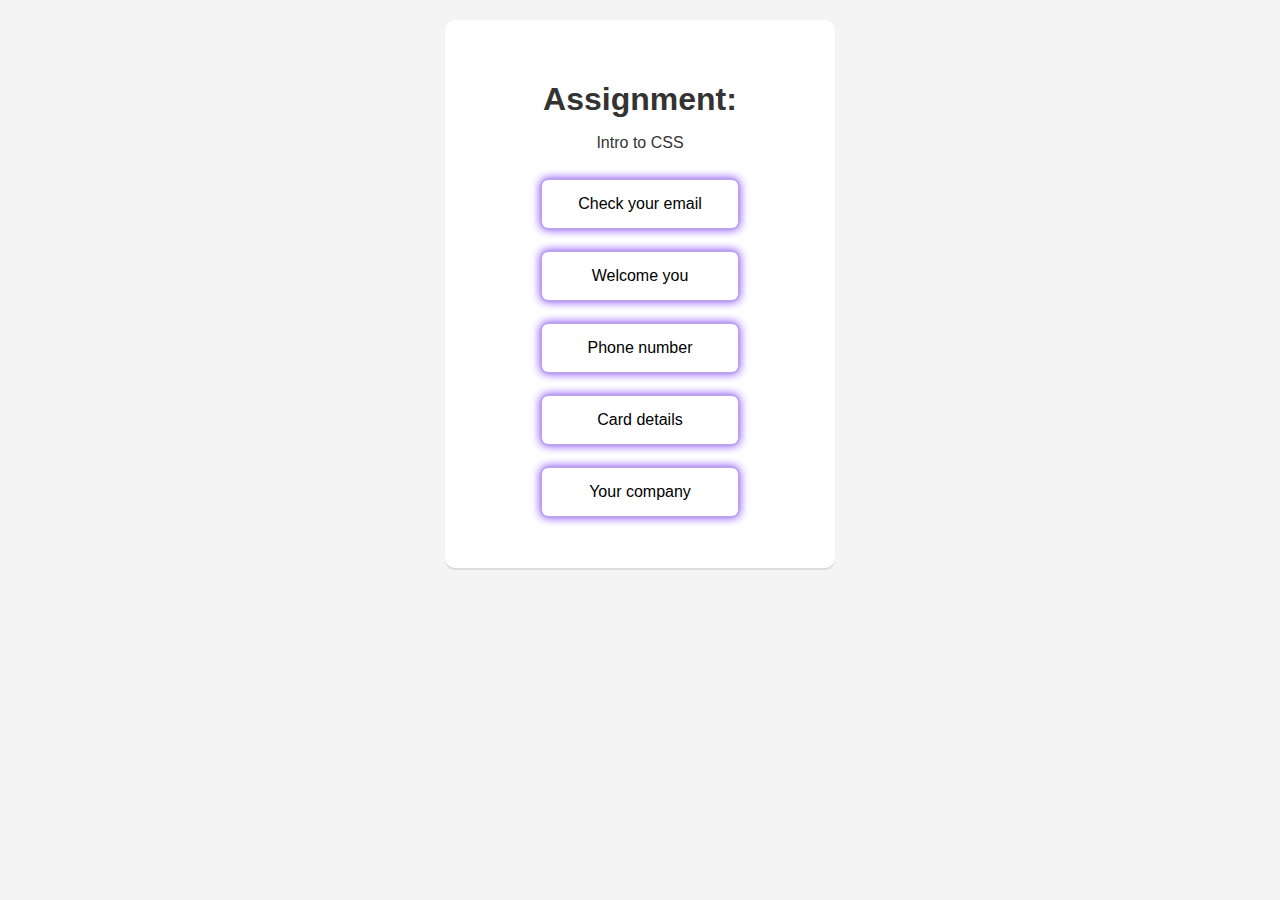
<file: index.html>
<!DOCTYPE html>
<html lang="en">
<head>
    <meta charset="UTF-8">
    <meta name="viewport" content="width=device-width, initial-scale=1.0">
    <title>Intro to CSS</title>
    <link rel="stylesheet" href="style.css">
</head>
<body>
    <div class="card1">
        <h1>Assignment:</h1>
        <p>Intro to CSS</p>
        <a href="card1.html" class="main">Check your email</a>
        <a href="card2.html" class="main">Welcome you</a>
        <a href="card3.html" class="main">Phone number</a>
        <a href="card4.html" class="main">Card details</a>
        <a href="card5.html" class="main">Your company</a
    </div>
    
</body>
</html>
</file>
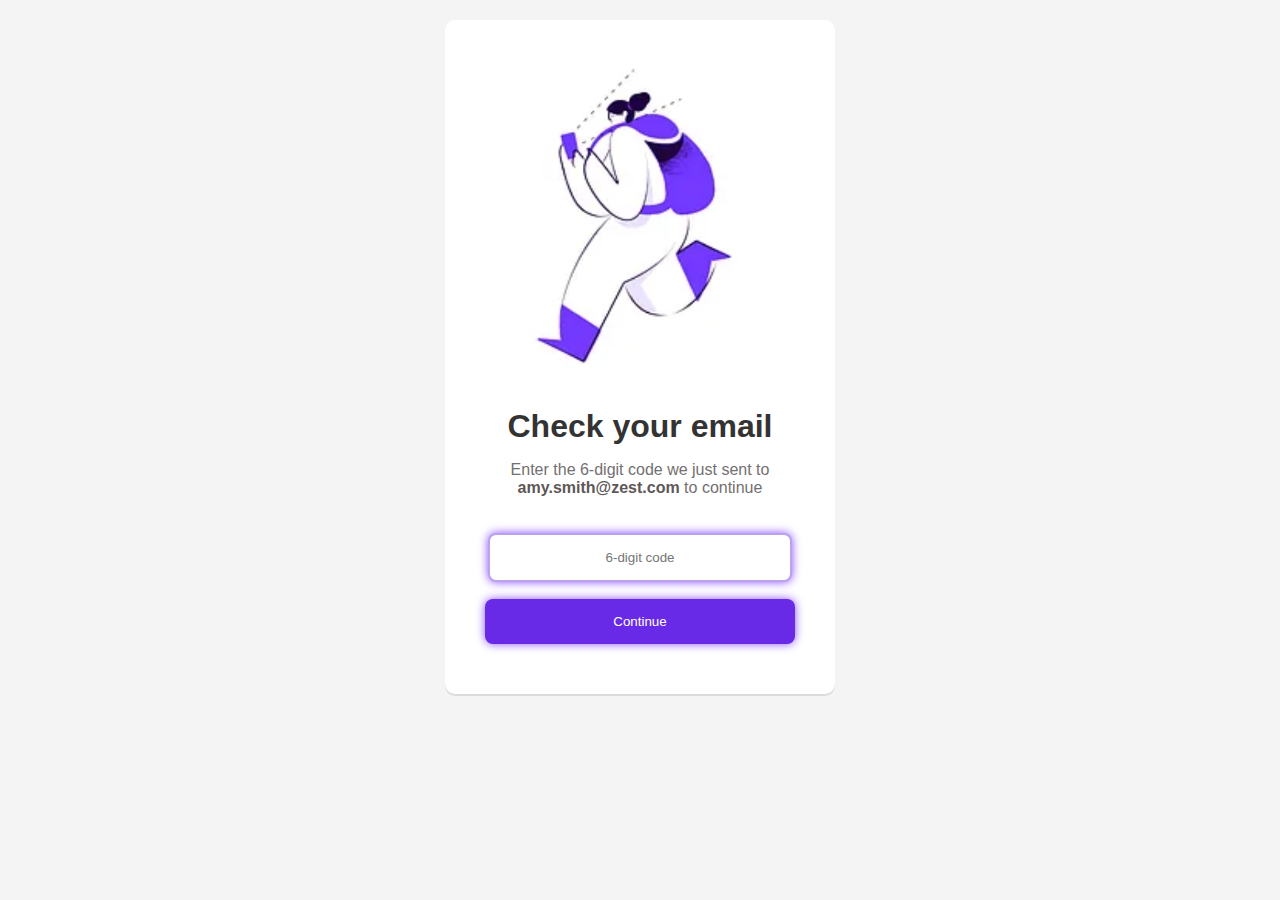
<file: card1.html>
<!DOCTYPE html>
<html lang="en">
<head>
    <meta charset="UTF-8">
    <meta name="viewport" content="width=device-width, initial-scale=1.0">
    <title>Document</title>
    <link rel="stylesheet" href="style.css">
</head>
<body>
    <div class="card1">
        <img src="/assets/card1.png.png" height="500px" alt="">
        <div class="written">
            <h1>Check your email</h1>
        <p class="gray">Enter the 6-digit code we just sent to <b class="bold">amy.smith@zest.com</b> to continue</p>

        <form action="/index.html">
            <input type="text"  placeholder="6-digit code">
            <input type="submit" class="btn" value="Continue">
        </form>
        </div>
        
    </div>
    
</body>
</html>
</file>
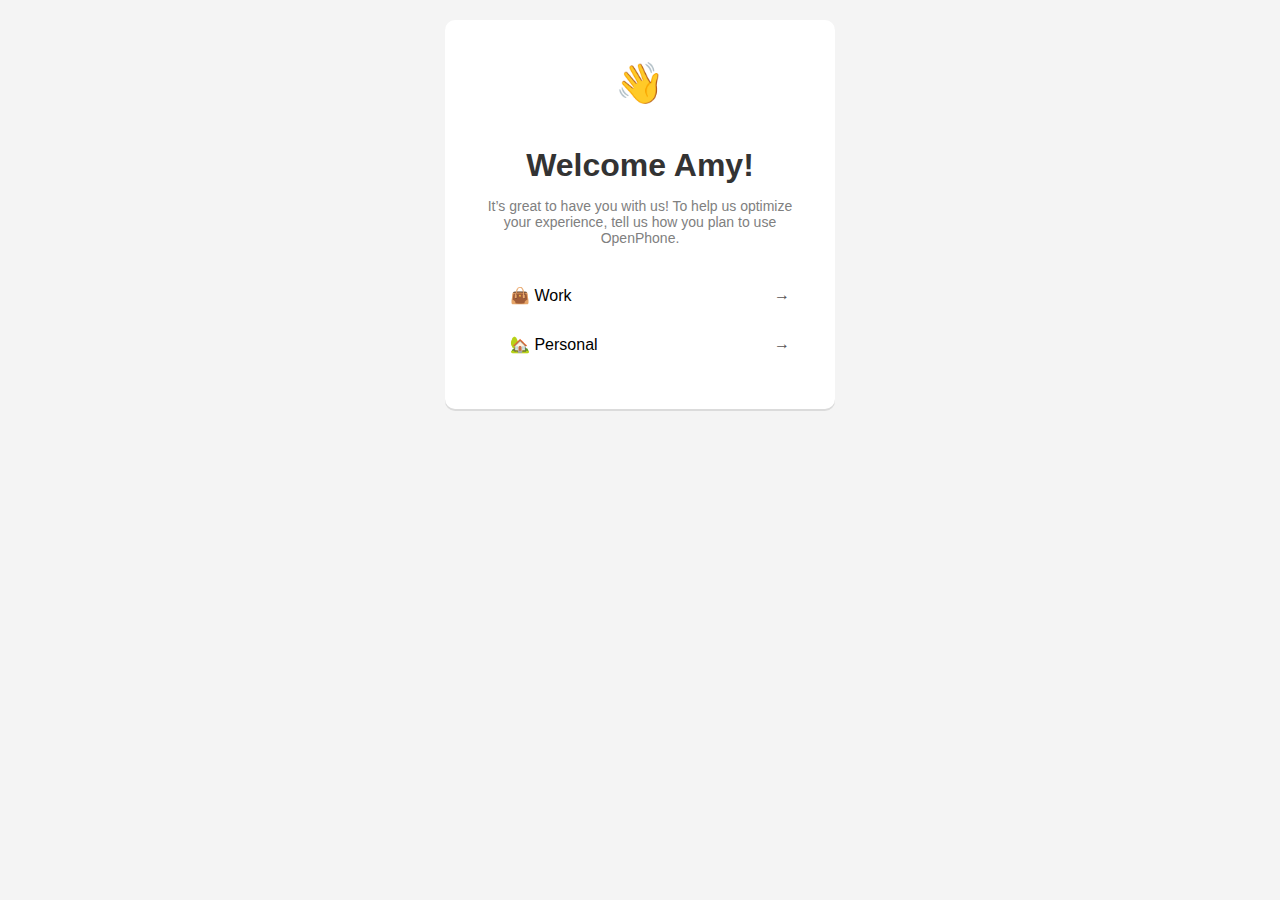
<file: card2.html>
<!DOCTYPE html>
<html lang="en">
<head>
  <meta charset="UTF-8">
  <meta name="viewport" content="width=device-width, initial-scale=1.0">
  <title>Welcome Amy</title>
  <link rel="stylesheet" href="style.css">
</head>
<body>
  <div class="card1" id="card2">
    <p class="hand">👋</p>
    <h1>Welcome Amy!</h1>
    <p class="subtext">
      It’s great to have you with us! To help us optimize your experience, tell us how you plan to use OpenPhone.
    </p>

    <a href="/index.html" class="option-btn">
      <span class="icon">👜</span>
      Work
      <span class="arrow">→</span>
    </a>
    
    <a href="/index.html" class="option-btn">
        <span class="icon">🏡</span>
        Personal
        <span class="arrow">→</span>
    </a>
  </div>
</body>
</html>
</file>
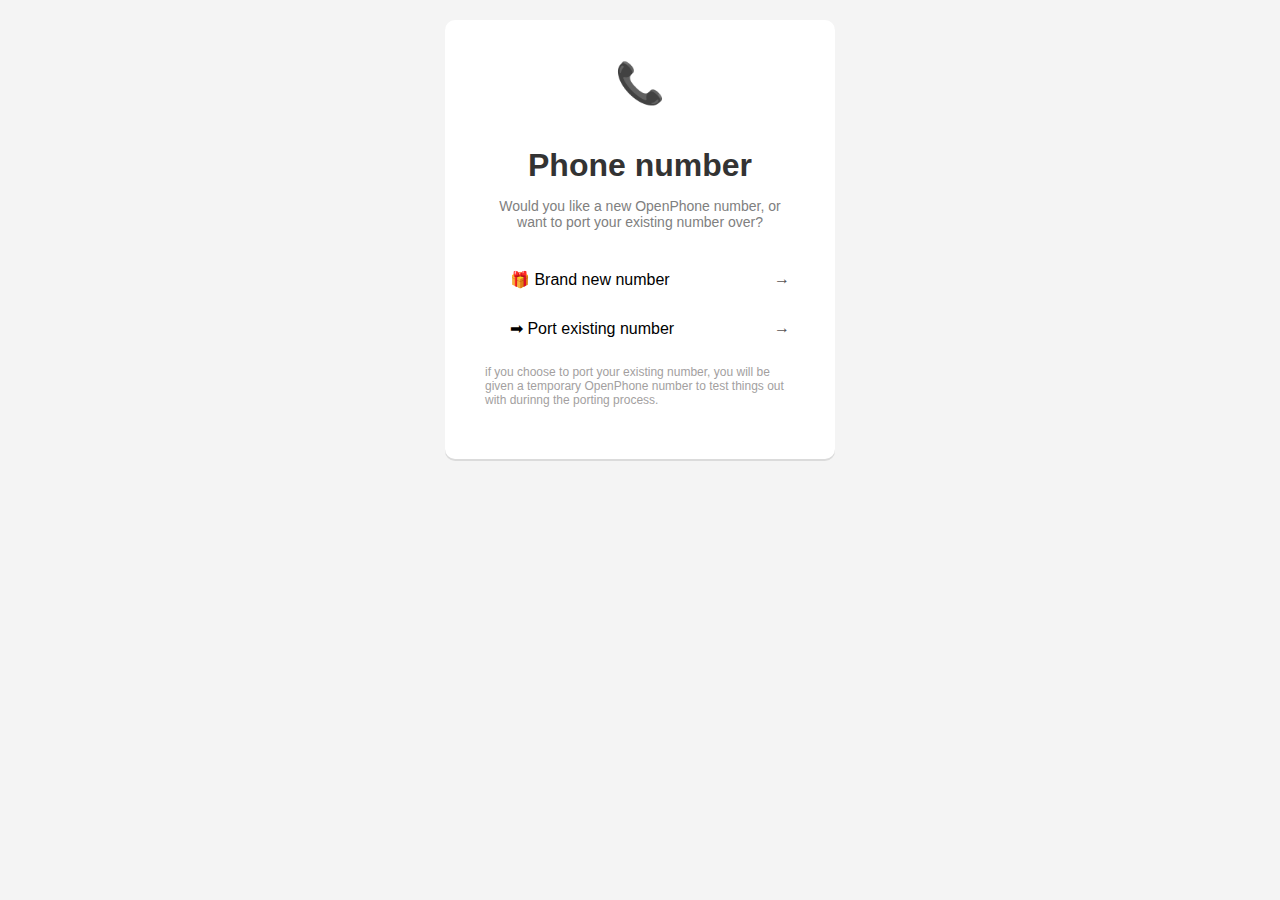
<file: card3.html>
<!DOCTYPE html>
<html lang="en">
<head>
    <meta charset="UTF-8">
    <meta name="viewport" content="width=device-width, initial-scale=1.0">
    <title>Phone number</title>
    <link rel="stylesheet" href="style.css">
</head>
<body>
    <div class="card1" id="card2">
        <p class="hand">📞</p>
        <h1>Phone number</h1>
        <p class="subtext">
            Would you like a new OpenPhone number, or want to port your existing number over?
        </p>

        <a href="/index.html" class="option-btn">
            <span class="icon">🎁</span>
                Brand new number
            <span class="arrow">→</span>
        </a>
        
        <a href="/index.html" class="option-btn">
            <span class="icon">➡</span>
                Port existing number
            <span class="arrow">→</span>
        </a>
        <p class="pgray">if you choose to port your existing number, you will be given a temporary OpenPhone number to test things out with durinng the porting process.</p>
    </div>
</body>
</html>
</file>
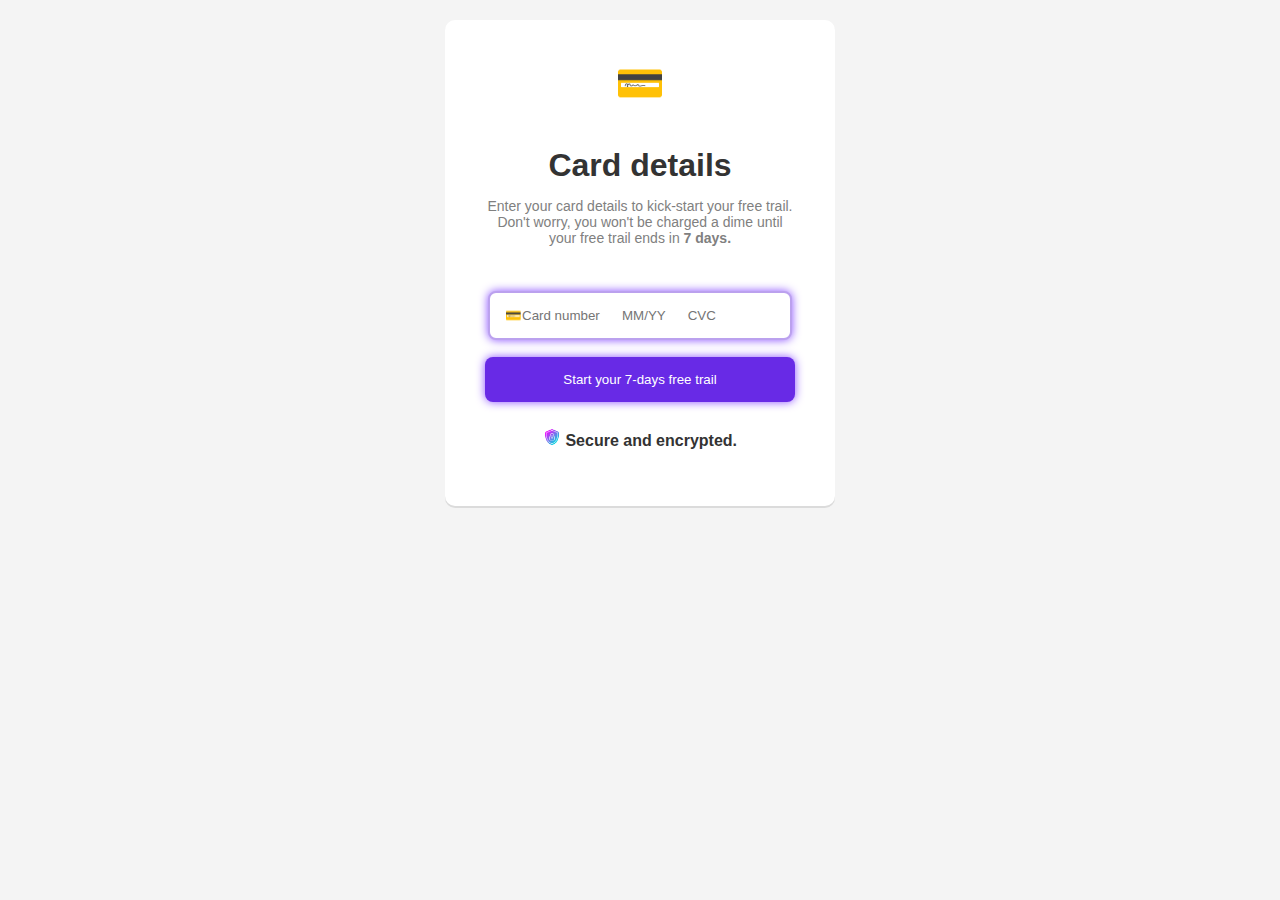
<file: card4.html>
<!DOCTYPE html>
<html lang="en">
<head>
    <meta charset="UTF-8">
    <meta name="viewport" content="width=device-width, initial-scale=1.0">
    <title>Card details</title>
    <link rel="stylesheet" href="style.css">
</head>
<body>
    <div class="card1" id="card2">
        <p class="hand">💳</p>
        <h1>Card details</h1>
        <p class="subtext">
           Enter your card details to kick-start your free trail. Don't worry, you won't be charged a dime until your free trail ends in <b>7 days<b></b>.
        </p>
        <form action="index.html">
            <input type="text" class="card-input" placeholder="💳Card number      MM/YY      CVC">
            <input type="submit" class="btn" value="Start your 7-days free trail">
        </form>

        
        <p class="secure">
            <img src="assets/cyber-security.png" class="cybericon" alt="">
            Secure and encrypted.</p>
    </div>
</body>
</html>
</file>
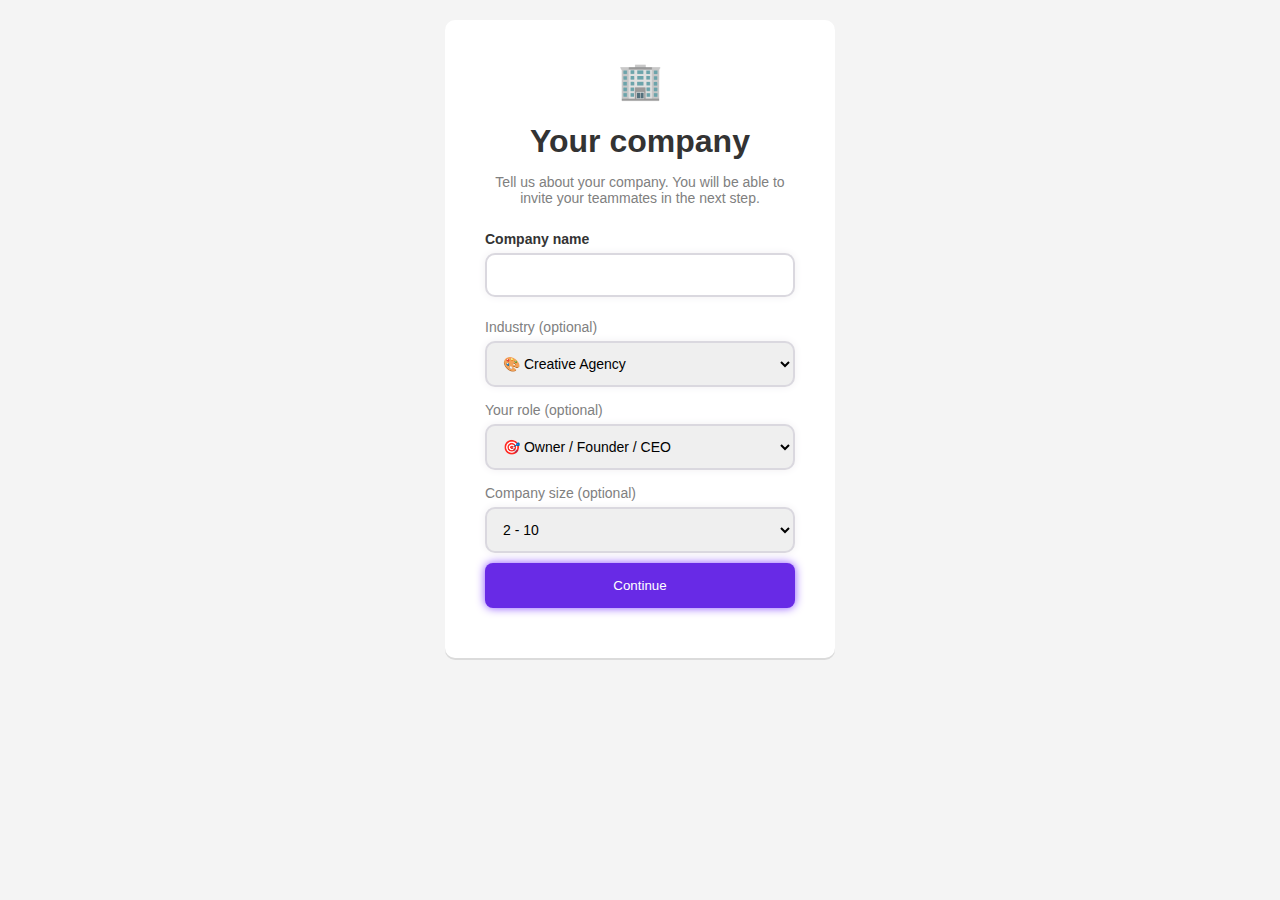
<file: card5.html>
<!DOCTYPE html>
<html lang="en">
<head>
    <meta charset="UTF-8">
    <meta name="viewport" content="width=device-width, initial-scale=1.0">
    <title>Document</title>
    <link rel="stylesheet" href="style.css">
</head>
<body>
    <div class="card1">
        <p class="emoji">🏢</p>
        <h1>Your company</h1>
        <p class="subtext">Tell us about your company. You will be able to invite your teammates in the next step.</p>

        <form action="/index.html">
            <label for="company-name" class="label">Company name</label>
            <input type="text" id="company-name" class="input" >
            <label for="industry" class="label gray">Industry (optional)</label>
            <select id="industry" class="input">
            <option>🎨 Creative Agency</option>
            <option>💻 IT Services</option>
            <option>🏢 Corporate</option>
            </select>
            <label for="role" class="label gray">Your role (optional)</label>
            <select id="role" class="input">
            <option>🎯 Owner / Founder / CEO</option>
            <option>🧑‍💻 Developer</option>
            <option>🧑‍🏫 HR / Recruiter</option>
            </select>
            <label for="size" class="label gray">Company size (optional)</label>
            <select id="size" class="input">
            <option>2 - 10</option>
            <option>11 - 50</option>
            <option>50+</option>
            </select>
            <input type="submit" class="btn" value="Continue">
        </form>

        
    </div>
    
</body>
</html>
</file>
<file: style.css>
body{
    box-sizing: border-box;
    margin: 0;
    padding: 0;
    font-family: Arial, sans-serif;
    background-color: #f4f4f4;
    color: #333;
    /* border: 1px solid black; */
    text-align: center;
}
.main {
    display: inline-block;
    margin: 10px auto;
    width: 200px;
    /* background-color: #007bff; */
    padding: 15px ;
    color: rgb(0, 0, 0);
    text-align: center;
    text-decoration: none;
    box-shadow: #8A4FFF 0px 0px 10px;
    border: 2px solid #bba1ee;
}
.main:hover {
    background-color: #682ae6;
    color: white;
    text-decoration: none;
    margin: 10px auto;
    width: 200px;
    padding: 15px ;
}
.gray{
    color: rgb(115, 112, 112);
}
.bold{
    color: rgb(94, 88, 88);
}

.card1 {
    margin: 20px auto ;
    padding: 40px;
    max-width: 310px;
    background-color: #fff;
    border-radius: 10px;
    box-shadow: 0px 2px rgba(0, 0, 0, 0.1);
}


.btn {
    /* max-width: 100%; */
    width: 310px;
    margin: 10px auto;
    background-color: #682ae6;
    color: white;
    border: none;
    padding: 15px 20px;
    border-radius: 8px;
    cursor: pointer;
}

img {
    max-width: 100%;
    height: auto;
    border-radius: 10px;
}
input{
    text-align: center;
    padding: 15px;
    margin-top: 20px;
    margin-bottom: 7px;
    width: 270px;
    border-radius: 8px;
    box-shadow: #8A4FFF 0px 0px 10px;
    border: 2px solid #bba1ee;
}
#card2{
    padding-bottom: 40px;
}

.hand {
    font-size: 40px;
    margin-top: 0px;

}

a {
    display: inline-block;
    margin: 0px 10px;
    /* margin-bottom: 0px;
    margin-top: 0px; */
    width: 100%;
    padding: 15px;
    color: black;
    text-align: left;
    border-radius: 8px;
    text-decoration: none;
    box-sizing: border-box;
    /* border: 1px solid black; */
}
a:hover {
    display: inline-block;
    margin: 0px 10px;
    background-color:  rgb(248, 243, 243);
    padding: 15px ;
    border-radius: 8px;
    color: black;
    text-decoration: none;
    /* border: 1px solid black; */
}
.option-btn .arrow{
    float: right;
    box-sizing: border-box;
    color: rgb(88, 83, 83);
}

.pgray {
    color: rgb(163, 159, 159);
    font-size: 12px;
    text-align: left;
}

.card-icons {
    margin-right: 5px;
    font-size: 400px;
    vertical-align: middle;
}


.cybericon {
    height: 18px;
    margin: 0px 0px;
}

.card-input{
    text-align: left ;
}

.emoji {
  text-align: center;
  font-size: 36px;
  margin: 0;
}

h1 {
  text-align: center;
  margin-bottom: 5px;
}

.subtext {
  text-align: center;
  font-size: 14px;
  color: gray;
  margin-bottom: 25px;
}


.label {
  font-weight: bold;
  font-size: 14px;
  display: block;
  margin-top: 15px;
  text-align: left;
}

.label.gray {
  color: gray;
  font-weight: normal;
  text-align: left;
}

.input {
  width: 100%;
  padding: 12px;
  margin-top: 6px;
  text-align: left;
  border: 2px solid #dad8df;
  border-radius: 10px;
  font-size: 14px;
  box-shadow: 0 0 8px #f1eff2;
  box-sizing: border-box;
  outline: none;
}

.input:focus {
  border-color: #f001ec14;
  box-shadow: 0 0 8px #390f78;
}
</file>
